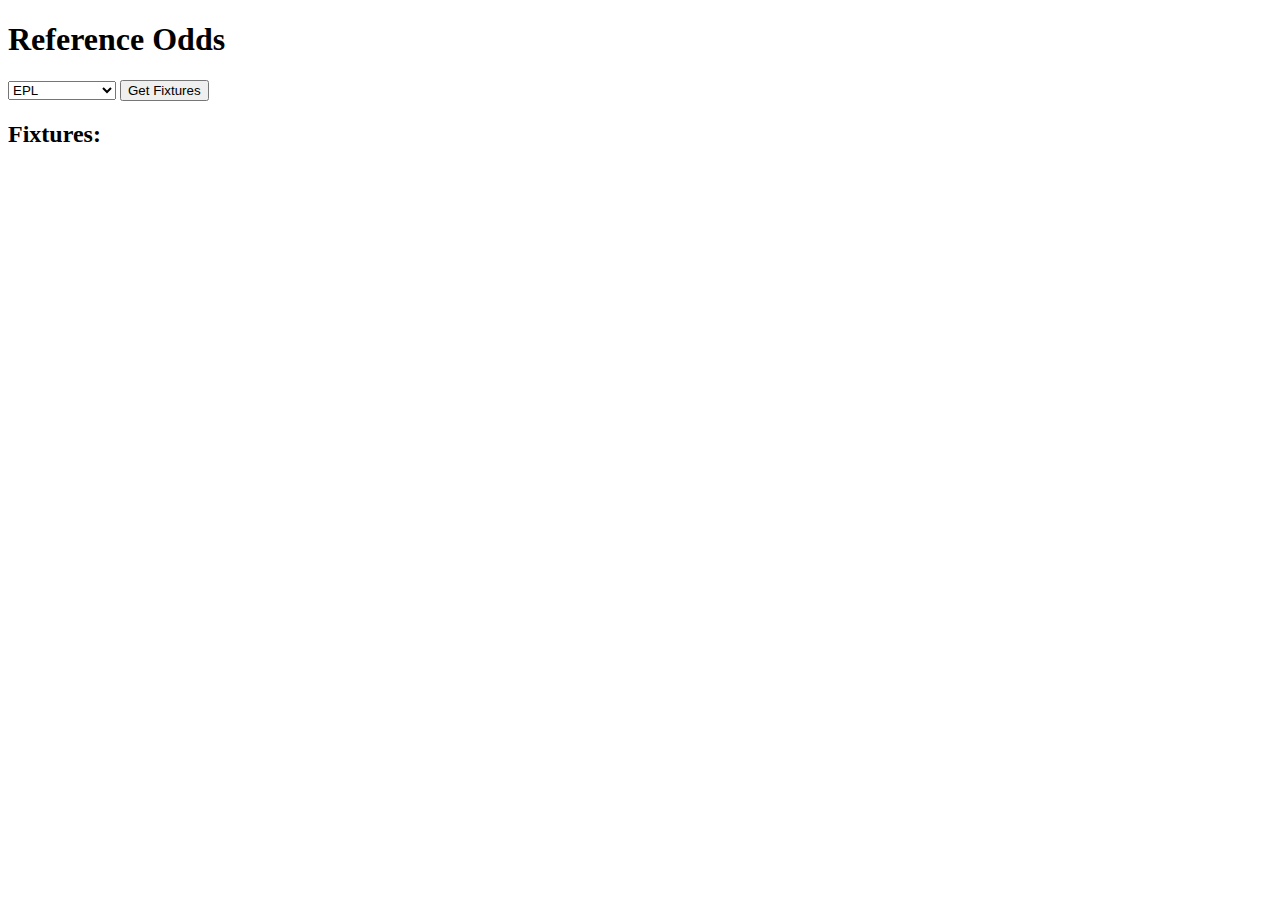
<file: exchange/frontend/index.html>
<!DOCTYPE html>
<html lang="en">
<head>
    <meta charset="UTF-8">
    <title>Reference Odds Test</title>
</head>
<body>
<h1>Reference Odds</h1>

<select id="leagueSelect">
    <option value="EPL">EPL</option>
    <option value="LA_LIGA">LA_LIGA</option>
    <option value="SERIE_A">SERIE_A</option>
    <option value="BUNDESLIGA">BUNDESLIGA</option>
    <option value="LIGUE_1">LIGUE_1</option>
</select>
<button onclick="loadFixtures()">Get Fixtures</button>

<h2>Fixtures:</h2>
<ul id="fixturesList"></ul>

<script>
    async function loadFixtures() {
        const league = document.getElementById('leagueSelect').value;
        const res = await fetch(`http://localhost:8080/fixtures/${league}`);
        const fixtures = await res.json();

        const list = document.getElementById('fixturesList');
        list.innerHTML = '';

        fixtures.forEach(f => {
            const li = document.createElement('li');
            li.textContent = `${f.home} vs ${f.away} | Event ID: ${f.id}`;
            li.onclick = async () => {
                const oddsRes = await fetch(`http://localhost:8080/odds/${league}/${f.id}`);
                const odds = await oddsRes.json();
                alert(JSON.stringify(odds, null, 2));
            };
            list.appendChild(li);
        });
    }
</script>
</body>
</html>
</file>
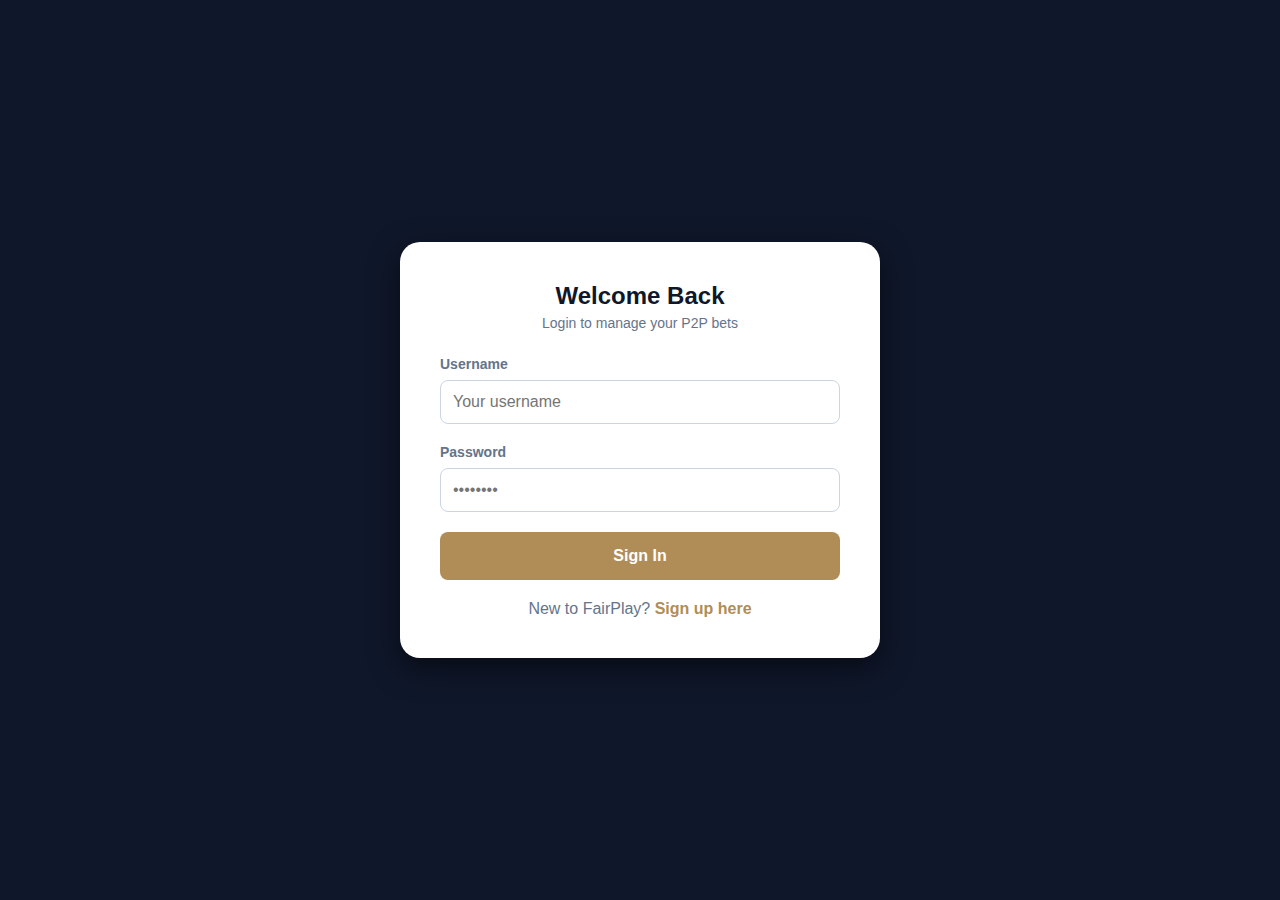
<file: exchange/frontend/active-bets.html>
<!DOCTYPE html>
<html lang="en">
<head>
    <meta charset="UTF-8">
    <title>Active Bets | FairPlay P2P</title>
    <link rel="stylesheet" href="css/base.css">
    <link rel="stylesheet" href="css/components.css">
</head>
<body class="app-layout">

    <aside class="sidebar">
        <h2 class="logo">FairPlay</h2>
        <nav>
            <a href="markets.html">Live Markets</a>
            <a href="active-bets.html" class="active">My Active Bets</a>
            <a href="wallets.html">Wallet & Deposits</a>
            <a href="profile.html">My Profile</a>
            <hr>
            <a href="login.html" id="logout-btn">Logout</a>
        </nav>
    </aside>

    <main class="main-content">
        <header class="page-header">
            <h1>My Active Bets</h1>
            <p class="text-muted">Track your open offers and matched live bets.</p>
        </header>

        <section style="margin-bottom: 40px;">
            <h3 class="text-gold" style="margin-bottom: 20px; font-size: 18px; text-transform: uppercase; letter-spacing: 1px;">Unmatched Offers (Waiting)</h3>
            
            <div id="unmatched-list" style="display: grid; grid-template-columns: repeat(auto-fill, minmax(300px, 1fr)); gap: 20px;">
                <div class="text-muted" style="padding: 20px;">Loading open offers...</div>
            </div>
        </section>

        <section>
            <h3 class="text-success" style="margin-bottom: 20px; font-size: 18px; text-transform: uppercase; letter-spacing: 1px;">Matched Bets (Live)</h3>
            
            <div id="matched-list" style="display: grid; grid-template-columns: repeat(auto-fill, minmax(300px, 1fr)); gap: 20px;">
                <div class="text-muted" style="padding: 20px;">Loading matched trades...</div>
            </div>
        </section>
    </main>

    <script src="js/auth-guard.js"></script>
    <script type="module" src="js/active-bets.js"></script>

</body>
</html>
</file>
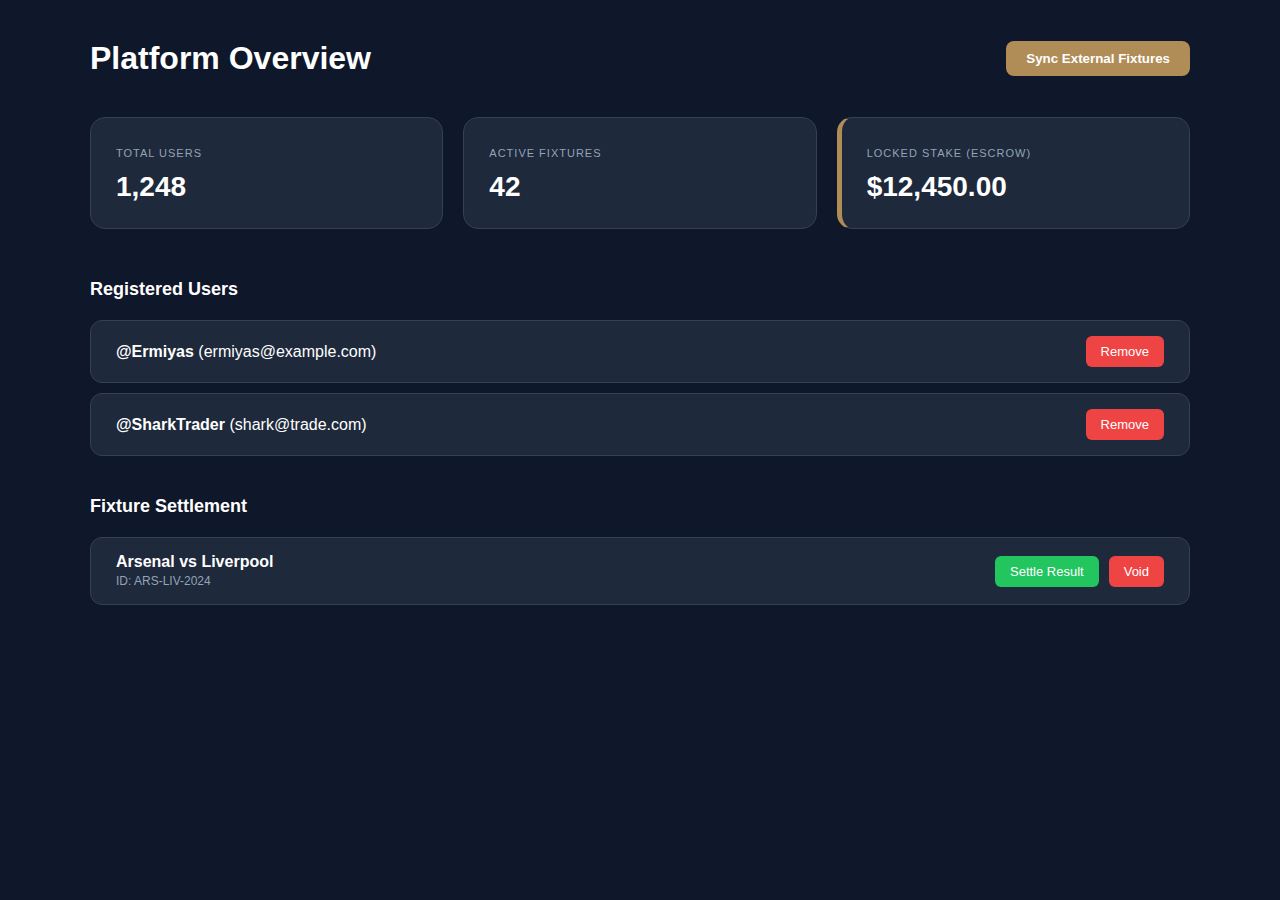
<file: exchange/frontend/admin-dashboard.html>
<!DOCTYPE html>
<html lang="en">
<head>
    <meta charset="UTF-8">
    <title>Admin Panel | FairPlay</title>
    <link rel="stylesheet" href="css/admin.css">
</head>
<body class="admin-page">

    <main class="admin-container">
        <header class="admin-header">
            <h1>Platform Overview</h1>
            <button class="btn-sync">Sync External Fixtures</button>
        </header>

        <section class="stats-bar">
            <div class="stat-box">
                <label>Total Users</label>
                <h2>1,248</h2>
            </div>
            <div class="stat-box">
                <label>Active Fixtures</label>
                <h2>42</h2>
            </div>
            <div class="stat-box highlight">
                <label>Locked Stake (Escrow)</label>
                <h2>$12,450.00</h2>
            </div>
        </section>

        <section class="admin-section">
            <h3>Registered Users</h3>
            <div class="admin-list">
                <div class="list-item">
                    <p><strong>@Ermiyas</strong> (ermiyas@example.com)</p>
                    <button class="btn-danger">Remove</button>
                </div>
                <div class="list-item">
                    <p><strong>@SharkTrader</strong> (shark@trade.com)</p>
                    <button class="btn-danger">Remove</button>
                </div>
            </div>
        </section>

        <section class="admin-section">
            <h3>Fixture Settlement</h3>
            <div class="admin-list">
                <div class="list-item">
                    <div>
                        <p><strong>Arsenal vs Liverpool</strong></p>
                        <span class="sub-id">ID: ARS-LIV-2024</span>
                    </div>
                    <div class="actions">
                        <button class="btn-settle">Settle Result</button>
                        <button class="btn-void">Void</button>
                    </div>
                </div>
            </div>
        </section>
    </main>

</body>
</html>
</file>
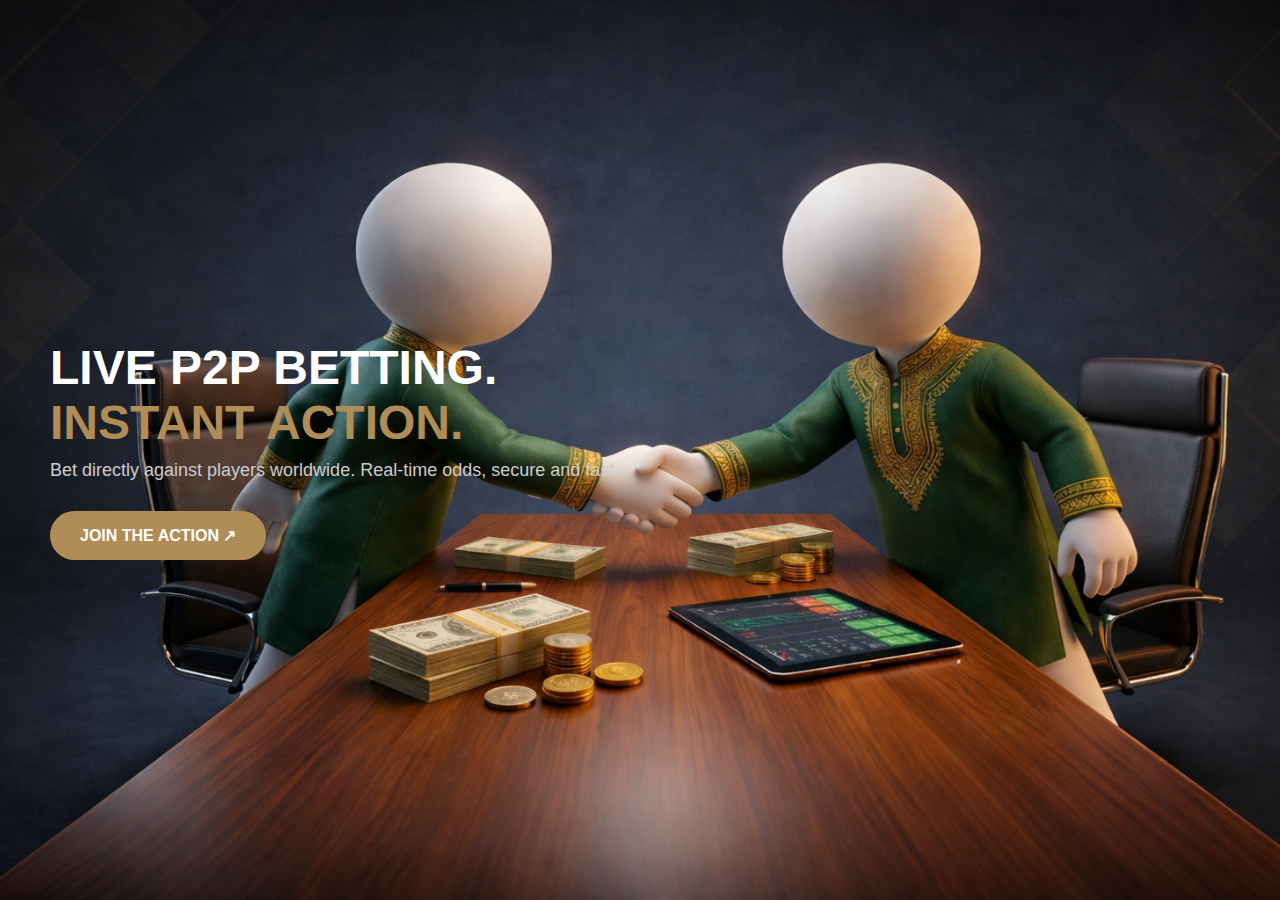
<file: exchange/frontend/landing-page.html>
<!DOCTYPE html>
<html lang="en">
<head>
    <meta charset="UTF-8">
    <title>FairPlay | P2P Betting Exchange</title>
    <link rel="stylesheet" href="css/landing.css">
</head>
<body>

    <section class="full-screen-bg">
        <div class="hero-content">
            <h1 class="main-title">LIVE P2P BETTING. <span class="gold-text">INSTANT ACTION.</span></h1>
            <p class="sub-text">Bet directly against players worldwide. Real-time odds, secure and fast.</p>
            
            <div class="button-group">
                <a href="signup.html" class="btn-gold pill">JOIN THE ACTION ↗</a>
            </div>
        </div>
    </section>

</body>
</html>
</file>
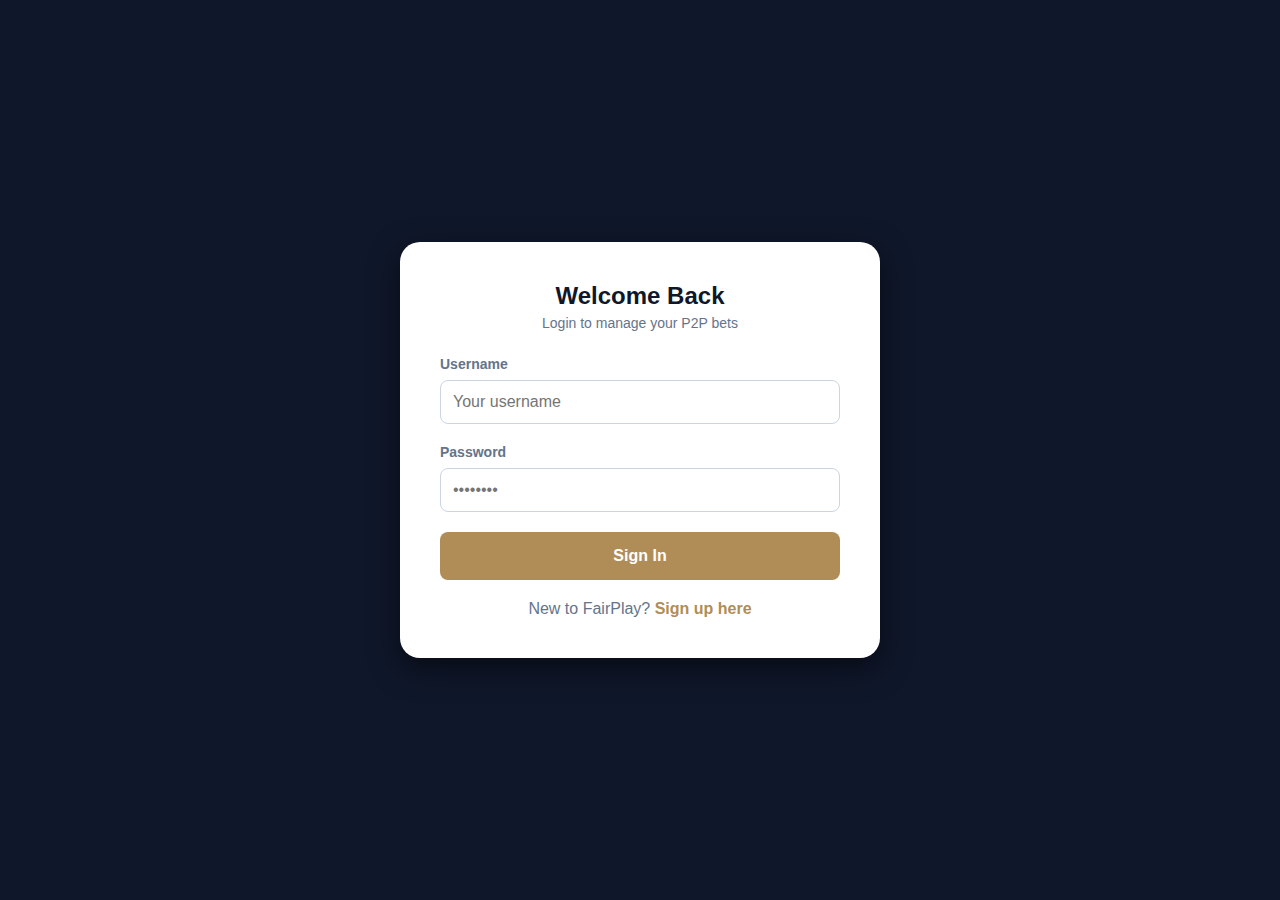
<file: exchange/frontend/login.html>
<!DOCTYPE html>
<html lang="en">
<head>
    <meta charset="UTF-8">
    <title>Login | FairPlay P2P</title>
    <link rel="stylesheet" href="css/login.css">
</head>
<body class="login-page">

    <main class="login-container">

        <div class="login-card">
            
            <div class="form-header">
                <h2>Welcome Back</h2>
                <p>Login to manage your P2P bets</p>
            </div>

            <form id="login-form">
                <div class="form-group">
                    <label>Username</label>
                    <input type="text" id="login-username" placeholder="Your username">
                </div>

                <div class="form-group">
                    <label>Password</label>
                    <input type="password" id="login-password" placeholder="••••••••">
                </div>

                <button type="submit" class="btn-gold">Sign In</button>
            </form>

            <div class="form-footer">
                New to FairPlay? <a href="signup.html">Sign up here</a>
            </div>
            
        </div>

    </main>

</body>
</html>
</file>
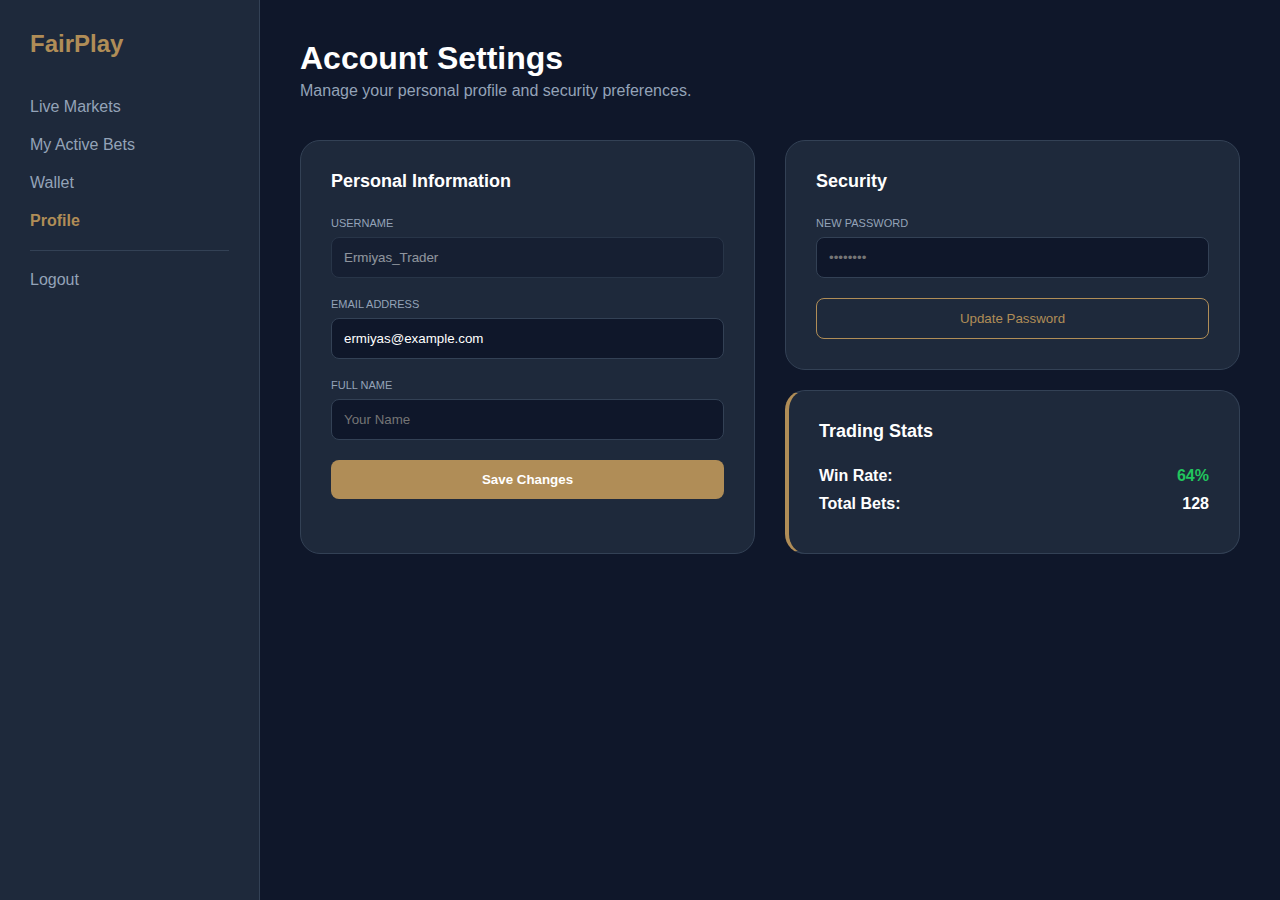
<file: exchange/frontend/profile.html>
<!DOCTYPE html>
<html lang="en">
<head>
    <meta charset="UTF-8">
    <title>My Profile | FairPlay P2P</title>
    <link rel="stylesheet" href="css/profile.css">
</head>
<body class="profile-layout">

    <aside class="sidebar">
        <h2 class="logo">FairPlay</h2>
        <nav>
            <a href="markets.html">Live Markets</a>
            <a href="active-bets.html">My Active Bets</a>
            <a href="wallets.html">Wallet</a>
            <a href="profile.html" class="active-link">Profile</a>
            <hr>
            <a href="login.html" class="logout-link">Logout</a>
        </nav>
    </aside>

    <main class="main-content">
        <header class="page-header">
            <h1>Account Settings</h1>
            <p>Manage your personal profile and security preferences.</p>
        </header>

        <div class="profile-grid">
            
            <section class="profile-card">
                <h3>Personal Information</h3>
                <form>
                    <div class="input-group">
                        <label>Username</label>
                        <input type="text" value="Ermiyas_Trader" disabled class="disabled-input">
                    </div>
                    <div class="input-group">
                        <label>Email Address</label>
                        <input type="email" value="ermiyas@example.com">
                    </div>
                    <div class="input-group">
                        <label>Full Name</label>
                        <input type="text" placeholder="Your Name">
                    </div>
                    <button type="submit" class="btn-gold">Save Changes</button>
                </form>
            </section>

            <div class="secondary-column">
                <section class="profile-card">
                    <h3>Security</h3>
                    <div class="input-group">
                        <label>New Password</label>
                        <input type="password" placeholder="••••••••">
                    </div>
                    <button class="btn-outline">Update Password</button>
                </section>

                <section class="profile-card stats-card">
                    <h3>Trading Stats</h3>
                    <div class="stat-row">
                        <span>Win Rate:</span>
                        <span class="green-text">64%</span>
                    </div>
                    <div class="stat-row">
                        <span>Total Bets:</span>
                        <span>128</span>
                    </div>
                </section>
            </div>

        </div>
    </main>
</body>
</html>
</file>
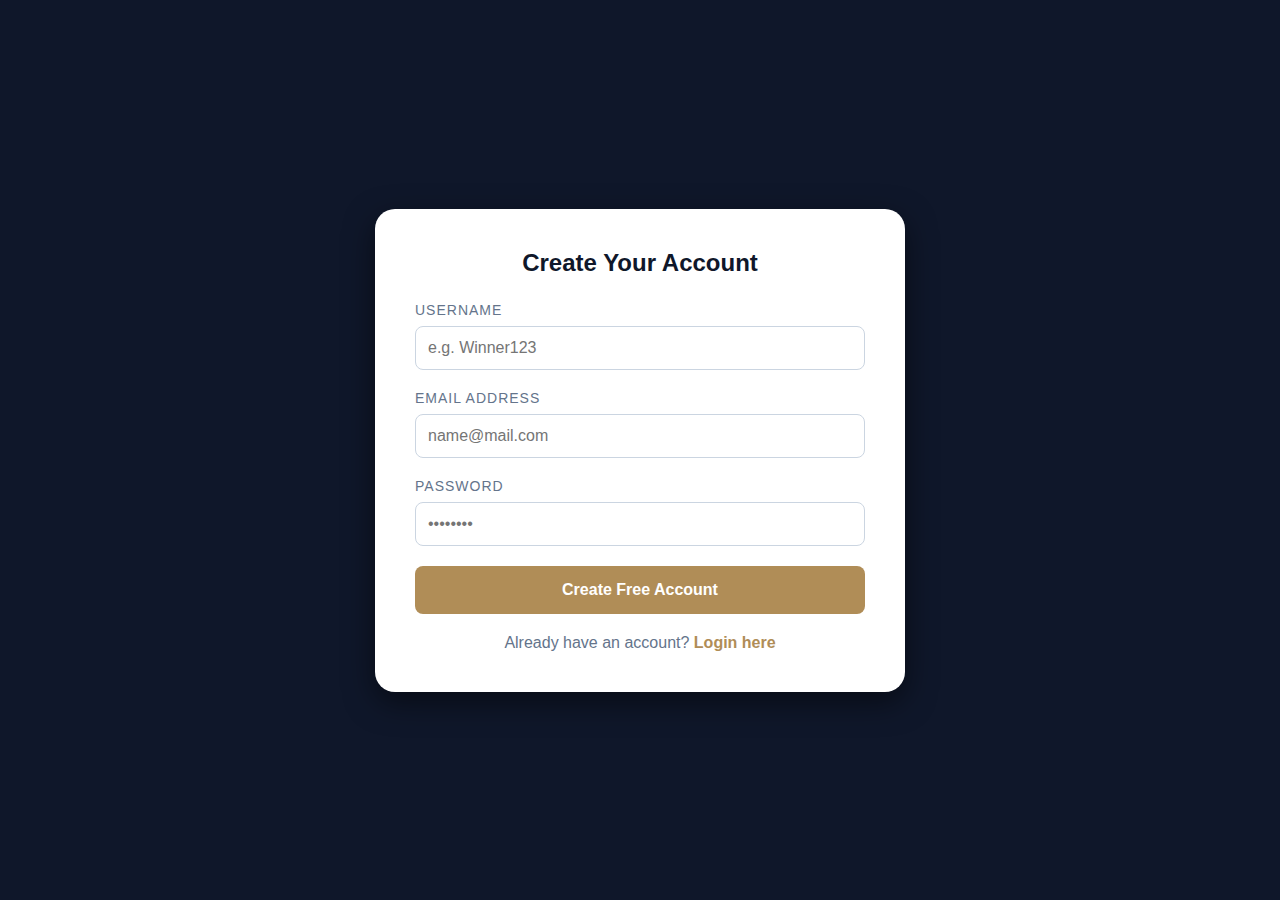
<file: exchange/frontend/signup.html>
<!DOCTYPE html>
<html lang="en">
<head>
    <meta charset="UTF-8">
    <title>FairPlay | Join the Exchange</title>
    <link rel="stylesheet" href="css/signup.css">
</head>
<body class="signup-page">

    <main class="signup-container">

        <div class="signup-card">
            
            <div class="form-header">
                <h2>Create Your Account</h2>
            </div>

            <form id="register-form">
                <div class="form-group">
                    <label>Username</label>
                    <input type="text" id="reg-username" placeholder="e.g. Winner123">
                </div>

                <div class="form-group">
                    <label>Email Address</label>
                    <input type="email" id ="reg-password" placeholder="name@mail.com">
                </div>

                <div class="form-group">
                    <label>Password</label>
                    <input type="password" placeholder="••••••••">
                </div>

                <button type="submit" class="btn-gold">Create Free Account</button>
            </form>

            <div class="form-footer">
                Already have an account? <a href="login.html">Login here</a>
            </div>
            
        </div>

    </main>
    <script src="js/signup.js"></script>

</body>
</html>
</file>
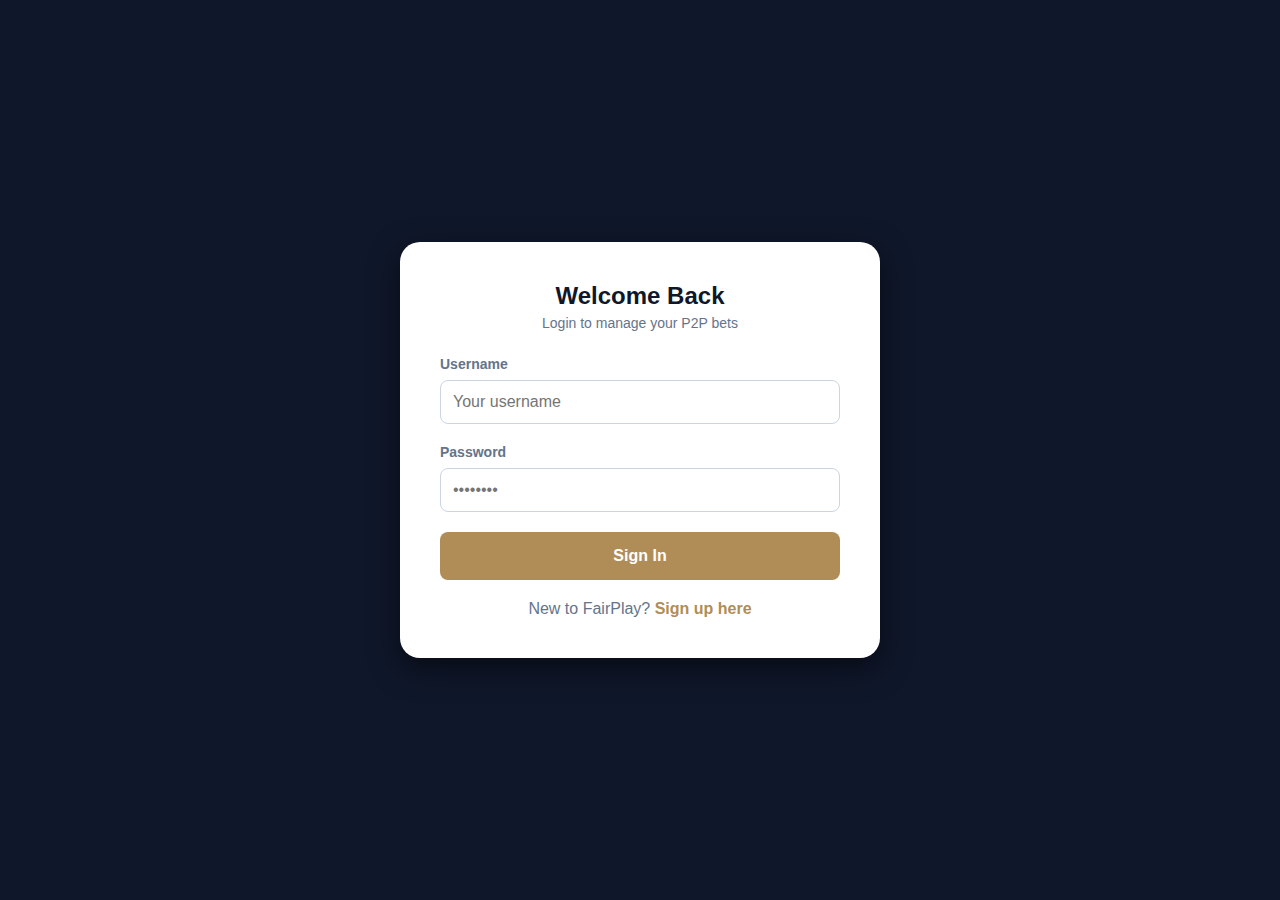
<file: exchange/frontend/trading.html>
<!DOCTYPE html>
<html lang="en">
<head>
    <meta charset="UTF-8">
    <title>Trading Center | FairPlay P2P</title>
    <link rel="stylesheet" href="css/base.css">
    <link rel="stylesheet" href="css/components.css">
</head>
<body class="app-layout">

    <input type="checkbox" id="post-offer-toggle" class="toggle-input">

    <aside class="sidebar">
        <h2 class="logo">FairPlay</h2>
        <nav>
            <a href="markets.html" style="font-weight: bold; color: var(--gold);">← Back to Markets</a>
            <hr>
            <a href="active-bets.html">My Active Bets</a>
            <a href="wallets.html" id="user-balance-nav">Wallet: $0.00</a>
            <a href="profile.html">My Profile</a>
        </nav>
    </aside>

    <main class="main-content">
        
        <header id="match-title" class="page-header" style="margin-bottom: 20px;">
            <div class="text-muted" style="text-align: center;">Loading match data...</div>
        </header>

        <section class="card" style="margin-bottom: 30px; padding: 20px;">
            <p class="text-muted" style="font-size: 11px; text-transform: uppercase; margin-bottom: 15px; letter-spacing: 1px;">Best Bookmaker Odds (Reference Only)</p>
            <div id="reference-odds-container" style="display: flex; gap: 10px;">
                </div>
        </section>

        <section>
            <div style="display: flex; justify-content: space-between; align-items: center; margin-bottom: 20px;">
                <h2 style="font-size: 20px;">Peer-to-Peer Marketplace</h2>
                <label for="post-offer-toggle" class="btn btn-gold">+ Post New Offer</label>
            </div>

            <div id="offers-grid" style="display: grid; grid-template-columns: repeat(auto-fill, minmax(280px, 1fr)); gap: 20px;">
                </div>
        </section>
    </main>

    <div class="modal-overlay">
        <div class="card" style="width: 100%; max-width: 400px; position: relative;">
            <div style="display: flex; justify-content: space-between; align-items: center; margin-bottom: 25px;">
                <h2 class="text-gold">Post Your Offer</h2>
                <label for="post-offer-toggle" style="cursor: pointer; font-size: 24px;">&times;</label>
            </div>
            
            <form id="create-offer-form">
                <div class="form-group">
                    <label>Selection</label>
                    <select required>
                        <option value="HOME_WIN">Home Win (1)</option>
                        <option value="DRAW">Draw (X)</option>
                        <option value="AWAY_WIN">Away Win (2)</option>
                    </select>
                </div>
                <div class="form-group">
                    <label>Your Odds</label>
                    <input type="number" step="0.01" min="1.01" placeholder="e.g. 2.25" required>
                </div>
                <div class="form-group">
                    <label>Stake (Amount you want to win)</label>
                    <input type="number" step="1" min="1" placeholder="e.g. 100" required>
                </div>
                <button type="submit" class="btn btn-gold" style="width: 100%; margin-top: 10px;">Confirm & Post</button>
            </form>
        </div>
    </div>

    <script src="js/auth-guard.js"></script>
    <script type="module" src="js/trading.js"></script>

</body>
</html>
</file>
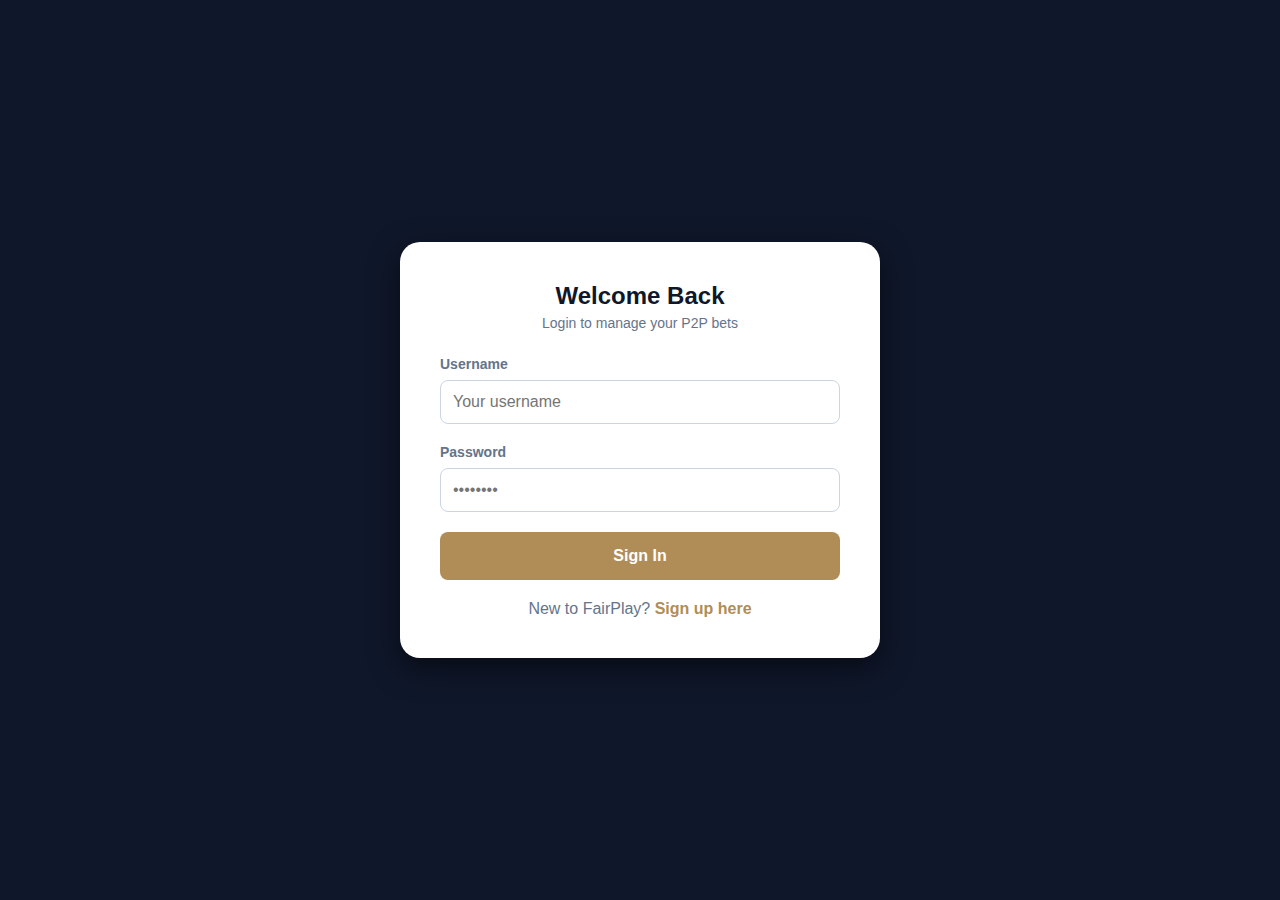
<file: exchange/frontend/wallets.html>
<!DOCTYPE html>
<html lang="en">
<head>
    <meta charset="UTF-8">
    <title>My Wallet | FairPlay P2P</title>
    <link rel="stylesheet" href="css/base.css">
    <link rel="stylesheet" href="css/components.css">
</head>
<body class="app-layout">

    <aside class="sidebar">
        <h2 class="logo">FairPlay</h2>
        <nav>
            <a href="markets.html">Live Markets</a>
            <a href="active-bets.html">My Active Bets</a>
            <a href="wallets.html" class="active">Wallet & Deposits</a>
            <a href="profile.html">My Profile</a>
            <hr>
            <a href="login.html" id="logout-btn">Logout</a>
        </nav>
    </aside>

    <main class="main-content">
        <header class="page-header">
            <h1>My Wallet</h1>
            <p class="text-muted">Manage your funds and view transaction history.</p>
        </header>

        <section class="card" style="margin-bottom: 40px; text-align: center; padding: 40px;">
            <p class="text-muted" style="text-transform: uppercase; font-size: 12px; letter-spacing: 1px; margin-bottom: 10px;">Total Available Balance</p>
            <h2 style="font-size: 48px; margin-bottom: 10px;">$<span id="available-balance">0.00</span></h2>
            
            <p class="text-muted" style="font-size: 14px; margin-bottom: 30px;">
                Reserved in Active Offers: <span id="reserved-balance" class="text-gold">$0.00</span>
            </p>
            
            <div style="display: flex; gap: 15px; justify-content: center;">
                <button id="deposit-btn" class="btn btn-gold">Deposit Funds</button>
                <button id="withdraw-btn" class="btn btn-outline">Withdraw</button>
            </div>
        </section>

        <section>
            <h3 style="margin-bottom: 20px; font-size: 20px;">Recent Activity</h3>
            
            <div id="transaction-list">
                <div class="text-muted" style="text-align: center; padding: 40px;">
                    Loading your activity...
                </div>
            </div>
        </section>
    </main>

    <script src="js/auth-guard.js"></script>
    <script type="module" src="js/wallets.js"></script>
</body>
</html>
</file>
<file: exchange/frontend/css/components.css>
/* 
   1. REUSABLE UI BLOCKS (Cards & Buttons)
    */
.card {
    background-color: var(--bg-card);
    padding: 30px;
    border-radius: 15px;
    border: 1px solid var(--border-muted);
}

.card-gold-border { border: 1px solid var(--gold); }

.btn {
    padding: 12px 24px;
    border-radius: 8px;
    font-weight: bold;
    cursor: pointer;
    transition: all 0.2s ease;
    border: none;
    font-size: 14px;
    display: inline-block;
    text-align: center;
    text-decoration: none;
}

.btn-gold { background-color: var(--gold); color: white; }
.btn-gold:hover { background-color: var(--gold-hover); }

.btn-outline {
    background: transparent;
    border: 1px solid var(--gold);
    color: var(--gold);
}

.btn-outline:hover { background: var(--gold); color: white; }

.btn-danger {
    background: transparent;
    border: 1px solid var(--danger);
    color: var(--danger);
}

.btn-danger:hover { background: var(--danger); color: white; }

/* 
   2. FORMS & TYPOGRAPHY
    */
.form-group {
    margin-bottom: 20px;
    display: flex;
    flex-direction: column;
}

.form-group label {
    font-size: 12px;
    color: var(--text-muted);
    text-transform: uppercase;
    letter-spacing: 1px;
    margin-bottom: 8px;
}

.form-group input, .form-group select {
    padding: 12px;
    background-color: var(--bg-dark);
    border: 1px solid var(--border-muted);
    border-radius: 8px;
    color: white;
    font-size: 16px;
}

.form-group input:focus { border-color: var(--gold); outline: none; }

.logo { color: var(--gold); margin-bottom: 40px; }
.text-gold { color: var(--gold); }
.text-muted { color: var(--text-muted); }
.text-success { color: var(--success); }
.text-danger { color: var(--danger); }

.page-header { margin-bottom: 40px; }
.page-header h1 { font-size: 28px; }
.page-header p { color: var(--text-muted); margin-top: 5px; }

/* 
   3. INTERACTIVE LOGIC (Modals & Accordions)
    */
#post-offer-toggle, .toggle-input { display: none; }

#post-offer-toggle:checked ~ .modal-overlay { display: flex !important; }

.modal-overlay {
    position: fixed;
    inset: 0;
    background: rgba(0, 0, 0, 0.85);
    display: none;
    justify-content: center;
    align-items: center;
    z-index: 9999;
}

.accordion-item { margin-bottom: 15px; overflow: hidden; }

.accordion-header {
    cursor: pointer;
    display: flex;
    justify-content: space-between;
    align-items: center;
    padding: 15px 20px;
    background-color: var(--bg-card);
}

.accordion-content { display: none; background-color: var(--bg-dark); }
.toggle-input:checked ~ .accordion-content { display: block; }
.toggle-input:checked ~ .accordion-header .arrow { transform: rotate(180deg); }
.arrow { transition: transform 0.3s ease; }

.match-row {
    display: flex;
    justify-content: center;
    align-items: center;
    padding: 15px 20px;
    text-decoration: none;
    color: inherit;
    border-bottom: 1px solid var(--border-muted);
}

/* 
   4. LOGOS & MIRRORED LAYOUT (Sizing Logic)
    */
    
.logo-img { 
    object-fit: contain; 
    display: inline-block; 
    flex-shrink: 0; 
    background: rgba(255, 255, 255, 0.05); 
    border-radius: 4px;
    /* Ensure images are always constrained by their size classes */
    max-width: 100%;
    max-height: 100%;
}

/* Strict dimensions for consistent UI */
.logo-xs { width: 32px !important; height: 32px !important; } 
.logo-sm { width: 24px; height: 24px; } 
.logo-md { width: 48px; height: 48px; }

/* Wrapper to keep logos together in wallet transactions */
.transaction-logos {
    display: flex;
    align-items: center;
    gap: 10px;
    min-width: 80px;
    justify-content: center;
}

.mirrored-header {
    display: flex;
    align-items: center;
    justify-content: center;
    gap: 20px;
    min-height: 50px; 
}

.team-side { 
    flex: 1; 
    display: flex; 
    align-items: center; 
    gap: 12px; 
    white-space: nowrap; 
    overflow: hidden;
}

.team-side.right { justify-content: flex-end; text-align: right; }

.match-divider {
    text-align: center;
    min-width: 120px;
    border-left: 1px solid var(--border-muted);
    border-right: 1px solid var(--border-muted);
    padding: 0 15px;
    flex-shrink: 0;
}
</file>
<file: exchange/frontend/css/landing.css>
* {
    margin: 0;
    padding: 0;
}


.full-screen-bg {
    height: 100vh;
    width: 100%;

    background-image: url('../landing-page.png');
    background-repeat: no-repeat;
    background-position: center;
    background-size: cover;

    display: flex;
    align-items: center;
}


.hero-content {
    padding-left: 50px; 
    width: 600px; 
}


.main-title {
    font-family: sans-serif;
    color: white;
    font-size: 48px;
    margin-bottom: 10px; 
}

.gold-text {
    color: #b08d57; 
}

.sub-text {
    font-family: sans-serif;
    color: #cccccc;
    font-size: 18px;
    margin-bottom: 30px; 
}


.btn-gold {
    background-color: #b08d57;
    color: white;

    padding-top: 15px;
    padding-bottom: 15px;
    padding-left: 30px;
    padding-right: 30px;
    border-radius: 50px; 

    text-decoration: none; 
    font-family: sans-serif;
    font-weight: bold;

    display: inline-block;
}

.btn-gold:hover {
    background-color: #94764a; 
}
</file>
<file: exchange/frontend/css/login.css>
* {
    margin: 0;
    padding: 0;
}

.login-page {
    background-color: #0f172a; 
    height: 100vh;
    display: flex;
    justify-content: center; 
    align-items: center;     
    font-family: sans-serif;
}

.login-card {
    background-color: white;
    padding: 40px;
    width: 400px;
    border-radius: 20px;
    box-shadow: 0 10px 30px rgba(0, 0, 0, 0.5);
}

.form-header {
    text-align: center;
    margin-bottom: 25px;
}

.form-header h2 {
    color: #0f172a;
    margin-bottom: 5px;
}

.form-header p {
    color: #64748b; 
    font-size: 14px;
}

.form-group {
    display: flex;
    flex-direction: column; 
    margin-bottom: 20px;
}

.form-group label {
    font-size: 14px;
    color: #64748b;
    margin-bottom: 8px;
    font-weight: bold;
}

.form-group input {
    padding: 12px;
    border: 1px solid #cbd5e1;
    border-radius: 8px;
    font-size: 16px;
}

.btn-gold {
    background-color: #b08d57;
    color: white;
    width: 100%;             
    padding: 15px;
    border: none;
    border-radius: 8px;
    font-weight: bold;
    font-size: 16px;
    cursor: pointer;
}

.btn-gold:hover {
    background-color: #94764a;
}

.form-footer {
    margin-top: 20px;
    text-align: center;
    color: #64748b;
}

.form-footer a {
    color: #b08d57;
    text-decoration: none;
    font-weight: bold;
}
</file>
<file: exchange/frontend/css/signup.css>
* {
    margin: 0;
    padding: 0;
}

.signup-page {
    background-color: #0f172a; 
    height: 100vh;
    display: flex;
    justify-content: center; 
    align-items: center;     
    font-family: sans-serif;
}

.signup-card {
    background-color: white;
    padding: 40px;
    width: 450px;
    border-radius: 20px;
    box-shadow: 0 10px 30px rgba(0, 0, 0, 0.5);
}

.form-header h2 {
    color: #0f172a;
    margin-bottom: 25px;
    text-align: center;
}

.form-group {
    display: flex;
    flex-direction: column; 
    margin-bottom: 20px;
}

.form-group label {
    font-size: 14px;
    color: #64748b;
    margin-bottom: 8px;
    text-transform: uppercase; 
    letter-spacing: 1px;       
}

.form-group input {
    padding: 12px;
    border: 1px solid #cbd5e1;
    border-radius: 8px;
    font-size: 16px;
}

.btn-gold {
    background-color: #b08d57;
    color: white;
    width: 100%;             
    padding: 15px;
    border: none;
    border-radius: 8px;
    font-weight: bold;
    font-size: 16px;
    cursor: pointer;
}

.btn-gold:hover {
    background-color: #94764a;
}

.form-footer {
    margin-top: 20px;
    text-align: center;
    color: #64748b;
}

.form-footer a {
    color: #b08d57;
    text-decoration: none;
    font-weight: bold;
}
</file>
<file: exchange/frontend/css/base.css>
/*1. VARIABLES & RESET */

:root {
    --bg-dark: #0f172a;
    --bg-card: #1e293b;
    --border-muted: #334155;
    --gold: #b08d57;
    --gold-hover: #94764a;
    --text-main: #f8fafc;
    --text-muted: #94a3b8;
    --success: #22c55e;
    --danger: #ef4444;
    --sidebar-width: 260px;
}

* {
    margin: 0;
    padding: 0;
    box-sizing: border-box;
}

body {
    background-color: var(--bg-dark);
    color: var(--text-main);
    font-family: 'Inter', system-ui, -apple-system, sans-serif;
    min-height: 100vh;
}

/* 2. LAYOUT ENGINE */

.app-layout {
    display: flex;
    min-height: 100vh;
}

.sidebar {
    width: var(--sidebar-width);
    background-color: var(--bg-card);
    padding: 30px;
    border-right: 1px solid var(--border-muted);
    position: sticky;
    top: 0;
    height: 100vh;
}

.main-content {
    flex: 1;
    padding: 40px;
}

.centered-layout {
    height: 100vh;
    display: flex;
    justify-content: center;
    align-items: center;
    padding: 20px;
}

  /* 3. SIDEBAR NAVIGATION*/

.sidebar nav a {
    display: block;
    color: var(--text-muted);
    text-decoration: none;
    margin-bottom: 20px;
    font-size: 15px;
}

.sidebar nav a.active {
    color: var(--gold);
    font-weight: bold;
}

.sidebar hr {
    border: 0;
    border-top: 1px solid var(--border-muted);
    margin: 20px 0;
}
</file>
<file: exchange/frontend/css/admin.css>
/* 1. RESET & BASE */
* { margin: 0; padding: 0; box-sizing: border-box; }
body { background-color: #0f172a; color: white; font-family: sans-serif; padding: 40px; }

.admin-container { max-width: 1100px; margin: 0 auto; }

/* 2. HEADER */
.admin-header { display: flex; justify-content: space-between; align-items: center; margin-bottom: 40px; }
.btn-sync { background-color: #b08d57; color: white; border: none; padding: 10px 20px; border-radius: 8px; font-weight: bold; cursor: pointer; }

/* 3. STATS BAR */
.stats-bar { display: grid; grid-template-columns: repeat(3, 1fr); gap: 20px; margin-bottom: 50px; }
.stat-box { background-color: #1e293b; padding: 25px; border-radius: 15px; border: 1px solid #334155; }
.stat-box.highlight { border-left: 5px solid #b08d57; }
.stat-box label { font-size: 11px; color: #94a3b8; text-transform: uppercase; letter-spacing: 1px; }
.stat-box h2 { margin-top: 10px; font-size: 28px; }

/* 4. MANAGEMENT LISTS */
.admin-section { margin-bottom: 40px; }
.admin-section h3 { margin-bottom: 20px; font-size: 18px; }

.list-item { 
    background-color: #1e293b; 
    padding: 15px 25px; 
    border-radius: 12px; 
    display: flex; 
    justify-content: space-between; 
    align-items: center; 
    margin-bottom: 10px;
    border: 1px solid #334155;
}

.sub-id { font-size: 12px; color: #94a3b8; }

/* 5. BUTTONS */
.actions { display: flex; gap: 10px; }
.btn-danger, .btn-void { background-color: #ef4444; color: white; border: none; padding: 8px 15px; border-radius: 6px; cursor: pointer; font-size: 13px; }
.btn-settle { background-color: #22c55e; color: white; border: none; padding: 8px 15px; border-radius: 6px; cursor: pointer; font-size: 13px; }
</file>
<file: exchange/frontend/css/profile.css>
/* 1. RESET & LAYOUT */
* { margin: 0; padding: 0; box-sizing: border-box; }
body { background-color: #0f172a; color: white; font-family: sans-serif; display: flex; min-height: 100vh; }

/* 2. SIDEBAR */
.sidebar { width: 260px; background-color: #1e293b; padding: 30px; border-right: 1px solid #334155; }
.logo { color: #b08d57; margin-bottom: 40px; }
.sidebar a { display: block; color: #94a3b8; text-decoration: none; margin-bottom: 20px; }
.active-link { color: #b08d57 !important; font-weight: bold; }
hr { border: 0; border-top: 1px solid #334155; margin: 20px 0; }
.logout-link { color: #ef4444; }

/* 3. MAIN CONTENT */
.main-content { flex: 1; padding: 40px; }
.page-header { margin-bottom: 40px; }
.page-header p { color: #94a3b8; margin-top: 5px; }

/* 4. GRID & CARDS */
.profile-grid { display: grid; grid-template-columns: 1fr 1fr; gap: 30px; }
.secondary-column { display: flex; flex-direction: column; gap: 20px; }

.profile-card { background-color: #1e293b; padding: 30px; border-radius: 20px; border: 1px solid #334155; }
.stats-card { border-left: 4px solid #b08d57; }

.profile-card h3 { margin-bottom: 25px; font-size: 18px; }

/* 5. FORMS */
.input-group { margin-bottom: 20px; display: flex; flex-direction: column; }
.input-group label { font-size: 11px; color: #94a3b8; text-transform: uppercase; margin-bottom: 8px; }
.input-group input { background-color: #0f172a; border: 1px solid #334155; color: white; padding: 12px; border-radius: 8px; }
.disabled-input { opacity: 0.5; cursor: not-allowed; }

.btn-gold { background-color: #b08d57; color: white; border: none; padding: 12px; border-radius: 8px; font-weight: bold; cursor: pointer; width: 100%; }
.btn-outline { background: transparent; border: 1px solid #b08d57; color: #b08d57; padding: 12px; border-radius: 8px; width: 100%; cursor: pointer; }

.stat-row { display: flex; justify-content: space-between; margin-bottom: 10px; font-weight: bold; }
.green-text { color: #22c55e; }
</file>
